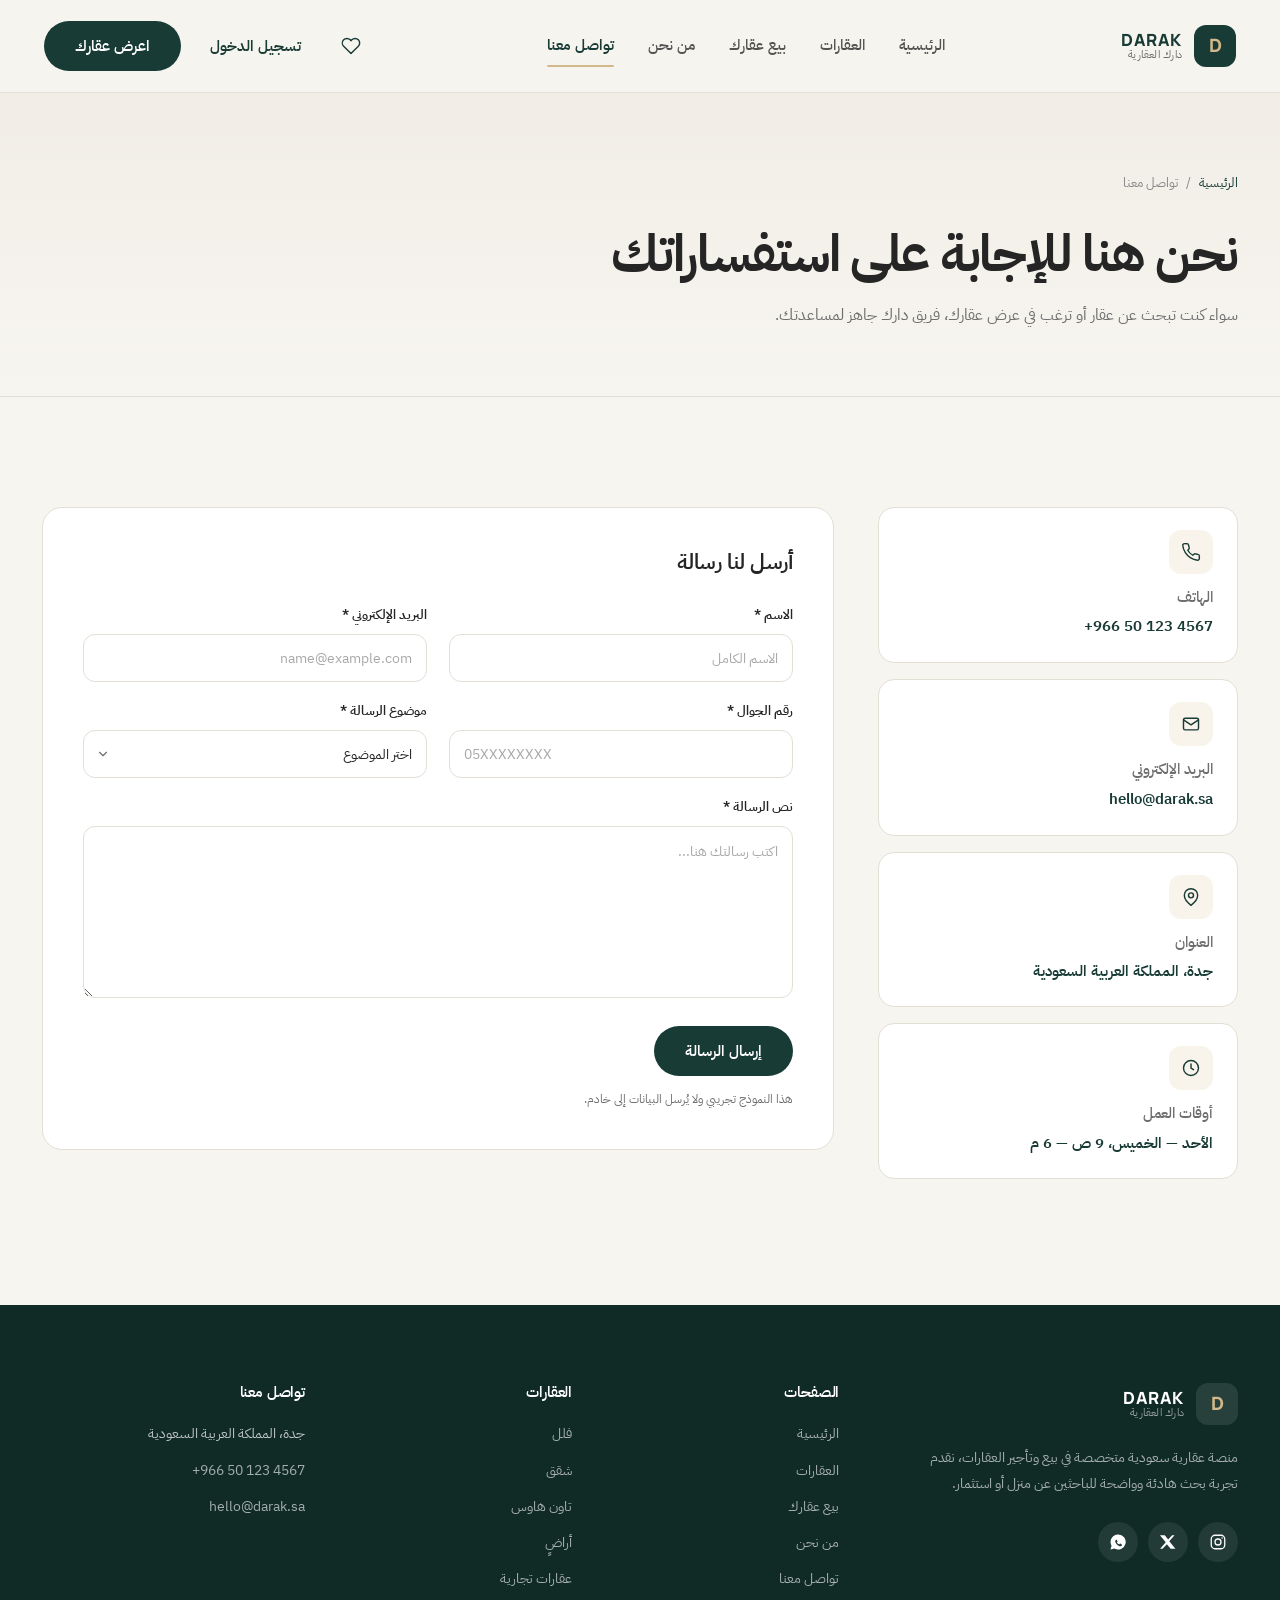
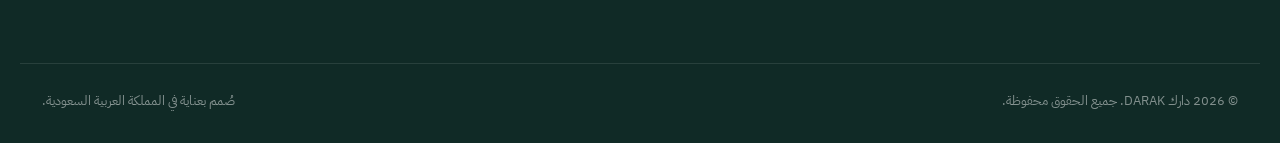
<file: contact.html>
<!DOCTYPE html>
<html lang="ar" dir="rtl">
<head>
<meta charset="UTF-8">
<meta name="viewport" content="width=device-width, initial-scale=1">
<meta name="theme-color" content="#183B35">
<title>تواصل معنا | دارك DARAK</title>
<meta name="description" content="تواصل مع فريق دارك العقارية للاستفسار عن العقارات أو عرض عقارك أو طلب المساعدة.">
<link rel="preconnect" href="https://fonts.googleapis.com">
<link rel="preconnect" href="https://fonts.gstatic.com" crossorigin>
<link href="https://fonts.googleapis.com/css2?family=IBM+Plex+Sans+Arabic:wght@300;400;500;600;700&family=Manrope:wght@400;500;600;700;800&display=swap" rel="stylesheet">
<link rel="stylesheet" href="styles.css">
<link rel="stylesheet" href="responsive.css">
<link rel="stylesheet" href="animations.css">
</head>
<body data-page="contact">
<a class="skip-link" href="#main">تخطي إلى المحتوى</a>
<header id="site-header" class="site-header"></header>

<main id="main">
  <section class="page-hero">
    <div class="container">
      <nav class="breadcrumbs" aria-label="مسار التنقل">
        <a href="index.html">الرئيسية</a><span>/</span><span aria-current="page">تواصل معنا</span>
      </nav>
      <h1 class="page-title">نحن هنا للإجابة على استفساراتك</h1>
      <p class="page-sub">سواء كنت تبحث عن عقار أو ترغب في عرض عقارك، فريق دارك جاهز لمساعدتك.</p>
    </div>
  </section>

  <section class="section">
    <div class="container contact-layout">

      <div class="contact-info">
        <div class="contact-card reveal">
          <div class="contact-ico"><svg viewBox="0 0 24 24" width="20" height="20" fill="none" stroke="currentColor" stroke-width="1.7" stroke-linecap="round" stroke-linejoin="round"><path d="M22 16.9v3a2 2 0 0 1-2.2 2 19.8 19.8 0 0 1-8.6-3.1 19.5 19.5 0 0 1-6-6A19.8 19.8 0 0 1 2.1 4.2 2 2 0 0 1 4.1 2h3a2 2 0 0 1 2 1.7c.1 1 .4 1.9.7 2.8a2 2 0 0 1-.5 2.1L8.1 9.9a16 16 0 0 0 6 6l1.3-1.2a2 2 0 0 1 2.1-.5c.9.3 1.8.6 2.8.7a2 2 0 0 1 1.7 2Z"/></svg></div>
          <h2>الهاتف</h2>
          <a href="tel:+966501234567" dir="ltr">+966 50 123 4567</a>
        </div>
        <div class="contact-card reveal" style="--d:1">
          <div class="contact-ico"><svg viewBox="0 0 24 24" width="20" height="20" fill="none" stroke="currentColor" stroke-width="1.7" stroke-linecap="round" stroke-linejoin="round"><rect x="3" y="5" width="18" height="14" rx="2"/><path d="m3 7 9 6 9-6"/></svg></div>
          <h2>البريد الإلكتروني</h2>
          <a href="mailto:hello@darak.sa" dir="ltr">hello@darak.sa</a>
        </div>
        <div class="contact-card reveal" style="--d:2">
          <div class="contact-ico"><svg viewBox="0 0 24 24" width="20" height="20" fill="none" stroke="currentColor" stroke-width="1.7" stroke-linecap="round" stroke-linejoin="round"><path d="M20 10c0 6-8 12-8 12s-8-6-8-12a8 8 0 1 1 16 0Z"/><circle cx="12" cy="10" r="3"/></svg></div>
          <h2>العنوان</h2>
          <p>جدة، المملكة العربية السعودية</p>
        </div>
        <div class="contact-card reveal" style="--d:3">
          <div class="contact-ico"><svg viewBox="0 0 24 24" width="20" height="20" fill="none" stroke="currentColor" stroke-width="1.7" stroke-linecap="round"><circle cx="12" cy="12" r="9"/><path d="M12 7v5l3 2"/></svg></div>
          <h2>أوقات العمل</h2>
          <p>الأحد — الخميس، 9 ص — 6 م</p>
        </div>
      </div>

      <div class="contact-form-wrap">
        <form id="contact-form" novalidate>
          <h2 class="form-title">أرسل لنا رسالة</h2>
          <div class="form-grid">
            <div class="form-group">
              <label class="form-label" for="c-name">الاسم *</label>
              <input class="form-control" id="c-name" name="name" type="text" autocomplete="name" placeholder="الاسم الكامل">
            </div>
            <div class="form-group">
              <label class="form-label" for="c-email">البريد الإلكتروني *</label>
              <input class="form-control" id="c-email" name="email" type="email" autocomplete="email" placeholder="name@example.com">
            </div>
            <div class="form-group">
              <label class="form-label" for="c-phone">رقم الجوال *</label>
              <input class="form-control" id="c-phone" name="phone" type="tel" inputmode="tel" placeholder="05XXXXXXXX">
            </div>
            <div class="form-group">
              <label class="form-label" for="c-subject">موضوع الرسالة *</label>
              <select class="form-control" id="c-subject" name="subject">
                <option value="">اختر الموضوع</option>
                <option>استفسار عن عقار</option>
                <option>عرض عقار للبيع أو الإيجار</option>
                <option>مشكلة تقنية</option>
                <option>أخرى</option>
              </select>
            </div>
            <div class="form-group form-group-full">
              <label class="form-label" for="c-message">نص الرسالة *</label>
              <textarea class="form-control" id="c-message" name="message" rows="6" placeholder="اكتب رسالتك هنا..."></textarea>
            </div>
          </div>
          <button class="btn btn-primary" type="submit">إرسال الرسالة</button>
          <p class="form-note">هذا النموذج تجريبي ولا يُرسل البيانات إلى خادم.</p>
        </form>

        <div class="form-success" id="contact-success" hidden>
          <div class="success-icon">
            <svg viewBox="0 0 24 24" width="30" height="30" fill="none" stroke="currentColor" stroke-width="2" stroke-linecap="round" stroke-linejoin="round"><path d="m5 12 5 5L20 7"/></svg>
          </div>
          <h2>تم إرسال رسالتك</h2>
          <p>شكراً لتواصلك مع دارك، سنعود إليك في أقرب وقت ممكن.</p>
          <button class="btn btn-outline" type="button" id="contact-again">إرسال رسالة أخرى</button>
        </div>
      </div>

    </div>
  </section>
</main>

<footer id="site-footer" class="site-footer"></footer>

<script src="main.js" defer></script>
<script src="data.js" defer></script>
<script src="favorites.js" defer></script>
<script src="navigation.js" defer></script>
<script src="contact.js" defer></script>
</body>
</html>
</file>
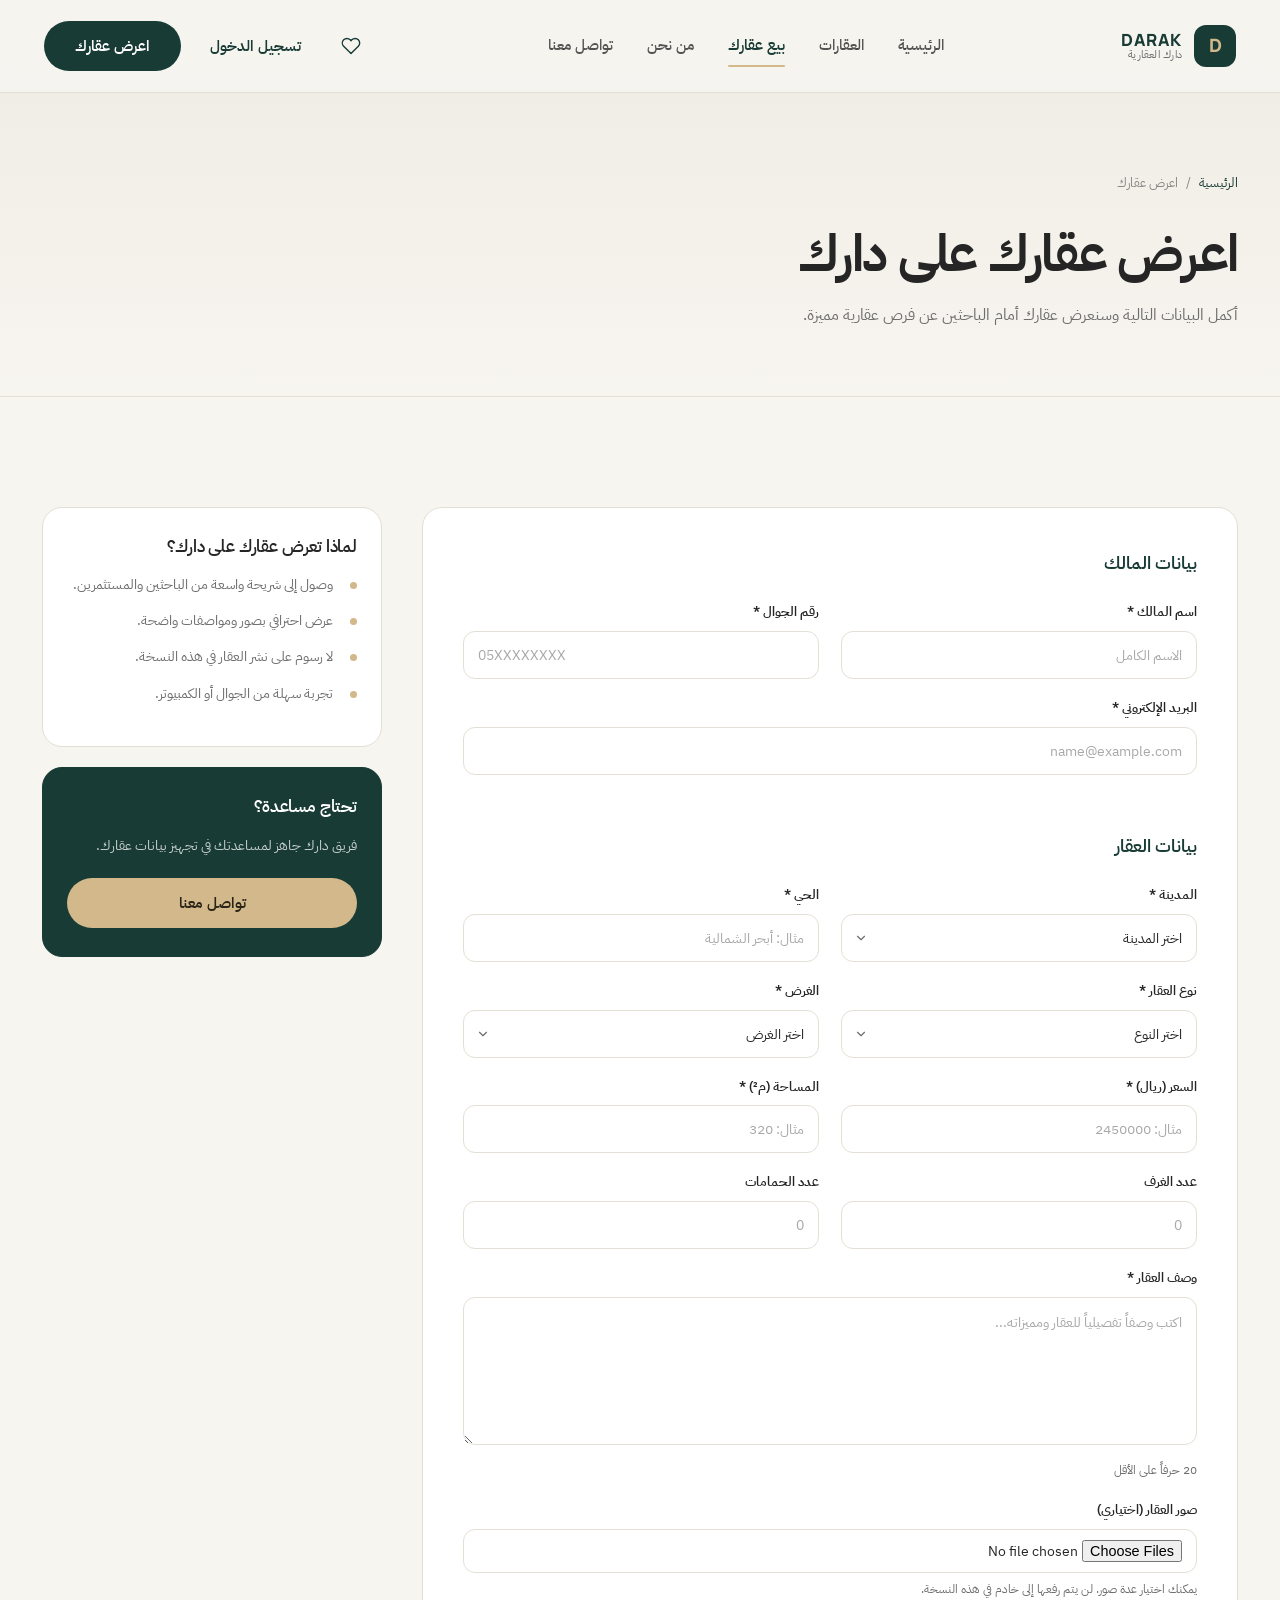
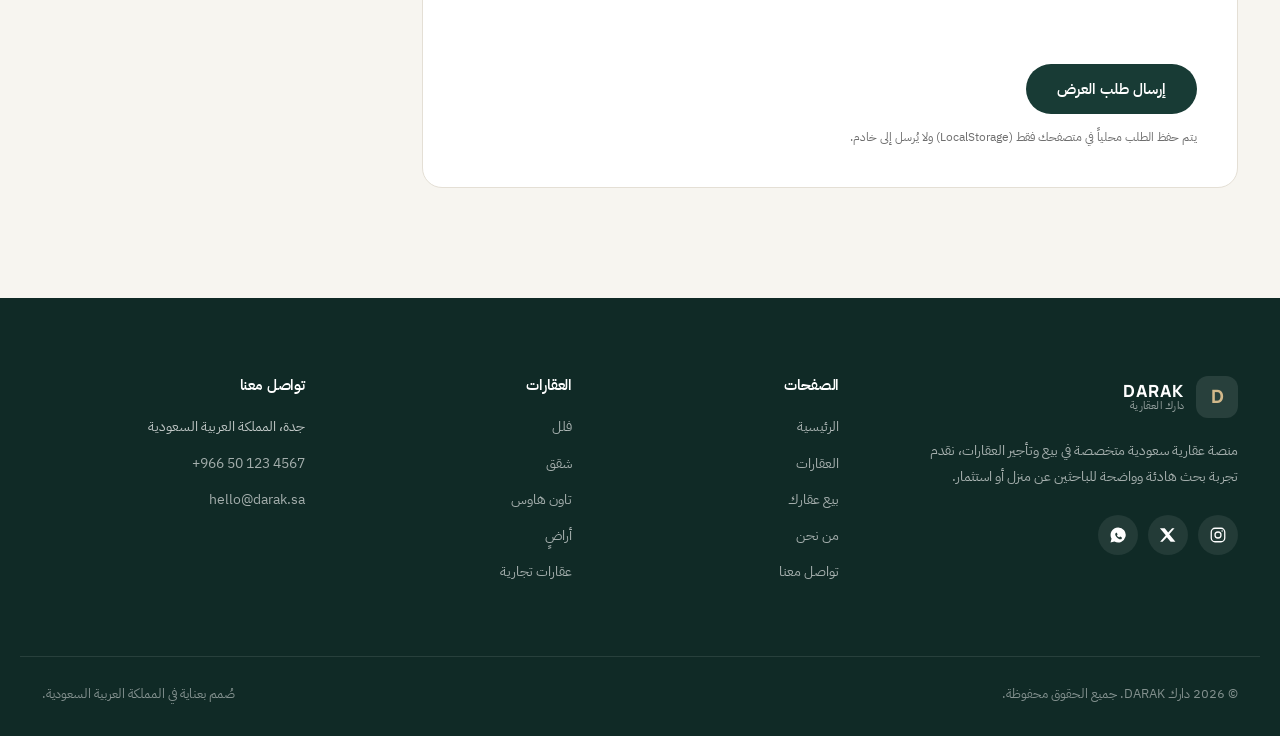
<file: sell-property.html>
<!DOCTYPE html>
<html lang="ar" dir="rtl">
<head>
<meta charset="UTF-8">
<meta name="viewport" content="width=device-width, initial-scale=1">
<meta name="theme-color" content="#183B35">
<title>اعرض عقارك | دارك DARAK</title>
<meta name="description" content="اعرض عقارك للبيع أو الإيجار على منصة دارك العقارية واوصل إلى المشتري أو المستأجر المناسب.">
<link rel="preconnect" href="https://fonts.googleapis.com">
<link rel="preconnect" href="https://fonts.gstatic.com" crossorigin>
<link href="https://fonts.googleapis.com/css2?family=IBM+Plex+Sans+Arabic:wght@300;400;500;600;700&family=Manrope:wght@400;500;600;700;800&display=swap" rel="stylesheet">
<link rel="stylesheet" href="styles.css">
<link rel="stylesheet" href="responsive.css">
<link rel="stylesheet" href="animations.css">
</head>
<body data-page="sell">
<a class="skip-link" href="#main">تخطي إلى المحتوى</a>
<header id="site-header" class="site-header"></header>

<main id="main">
  <section class="page-hero">
    <div class="container">
      <nav class="breadcrumbs" aria-label="مسار التنقل">
        <a href="index.html">الرئيسية</a><span>/</span><span aria-current="page">اعرض عقارك</span>
      </nav>
      <h1 class="page-title">اعرض عقارك على دارك</h1>
      <p class="page-sub">أكمل البيانات التالية وسنعرض عقارك أمام الباحثين عن فرص عقارية مميزة.</p>
    </div>
  </section>

  <section class="section">
    <div class="container sell-layout">
      <div class="sell-form-wrap">
        <form id="sell-form" novalidate>

          <fieldset class="form-section">
            <legend>بيانات المالك</legend>
            <div class="form-grid">
              <div class="form-group">
                <label class="form-label" for="o-name">اسم المالك *</label>
                <input class="form-control" id="o-name" name="ownerName" type="text" autocomplete="name" placeholder="الاسم الكامل">
              </div>
              <div class="form-group">
                <label class="form-label" for="o-phone">رقم الجوال *</label>
                <input class="form-control" id="o-phone" name="phone" type="tel" inputmode="tel" placeholder="05XXXXXXXX">
              </div>
              <div class="form-group form-group-full">
                <label class="form-label" for="o-email">البريد الإلكتروني *</label>
                <input class="form-control" id="o-email" name="email" type="email" autocomplete="email" placeholder="name@example.com">
              </div>
            </div>
          </fieldset>

          <fieldset class="form-section">
            <legend>بيانات العقار</legend>
            <div class="form-grid">
              <div class="form-group">
                <label class="form-label" for="o-city">المدينة *</label>
                <select class="form-control" id="o-city" name="city">
                  <option value="">اختر المدينة</option>
                  <option>جدة</option><option>الرياض</option><option>مكة المكرمة</option>
                  <option>المدينة المنورة</option><option>الدمام</option><option>الخبر</option>
                </select>
              </div>
              <div class="form-group">
                <label class="form-label" for="o-district">الحي *</label>
                <input class="form-control" id="o-district" name="district" type="text" placeholder="مثال: أبحر الشمالية">
              </div>
              <div class="form-group">
                <label class="form-label" for="o-type">نوع العقار *</label>
                <select class="form-control" id="o-type" name="type">
                  <option value="">اختر النوع</option>
                  <option value="villa">فيلا</option><option value="apartment">شقة</option>
                  <option value="townhouse">تاون هاوس</option><option value="land">أرض</option>
                  <option value="commercial">عقار تجاري</option>
                </select>
              </div>
              <div class="form-group">
                <label class="form-label" for="o-purpose">الغرض *</label>
                <select class="form-control" id="o-purpose" name="purpose">
                  <option value="">اختر الغرض</option>
                  <option value="sale">بيع</option><option value="rent">إيجار</option>
                </select>
              </div>
              <div class="form-group">
                <label class="form-label" for="o-price">السعر (ريال) *</label>
                <input class="form-control" id="o-price" name="price" type="number" min="0" step="1000" placeholder="مثال: 2450000">
              </div>
              <div class="form-group">
                <label class="form-label" for="o-area">المساحة (م²) *</label>
                <input class="form-control" id="o-area" name="area" type="number" min="0" step="1" placeholder="مثال: 320">
              </div>
              <div class="form-group">
                <label class="form-label" for="o-beds">عدد الغرف</label>
                <input class="form-control" id="o-beds" name="beds" type="number" min="0" step="1" placeholder="0">
              </div>
              <div class="form-group">
                <label class="form-label" for="o-baths">عدد الحمامات</label>
                <input class="form-control" id="o-baths" name="baths" type="number" min="0" step="1" placeholder="0">
              </div>
              <div class="form-group form-group-full">
                <label class="form-label" for="o-desc">وصف العقار *</label>
                <textarea class="form-control" id="o-desc" name="description" rows="5" placeholder="اكتب وصفاً تفصيلياً للعقار ومميزاته..."></textarea>
                <span class="field-hint">20 حرفاً على الأقل</span>
              </div>
              <div class="form-group form-group-full">
                <label class="form-label" for="o-images">صور العقار (اختياري)</label>
                <input class="form-control file-input" id="o-images" name="images" type="file" accept="image/*" multiple>
                <span class="field-hint" id="images-hint">يمكنك اختيار عدة صور. لن يتم رفعها إلى خادم في هذه النسخة.</span>
              </div>
            </div>
          </fieldset>

          <div class="form-submit">
            <button class="btn btn-primary" type="submit">إرسال طلب العرض</button>
            <p class="form-note">يتم حفظ الطلب محلياً في متصفحك فقط (LocalStorage) ولا يُرسل إلى خادم.</p>
          </div>
        </form>

        <div class="form-success" id="sell-success" hidden>
          <div class="success-icon">
            <svg viewBox="0 0 24 24" width="30" height="30" fill="none" stroke="currentColor" stroke-width="2" stroke-linecap="round" stroke-linejoin="round"><path d="m5 12 5 5L20 7"/></svg>
          </div>
          <h2>تم إرسال طلبك بنجاح</h2>
          <p>شكراً لك، تم حفظ بيانات عقارك محلياً. سيتواصل معك فريق دارك قريباً.</p>
          <div class="success-actions">
            <a class="btn btn-primary" href="properties.html">تصفح العقارات</a>
            <button class="btn btn-outline" type="button" id="sell-again">إضافة عقار آخر</button>
          </div>
        </div>
      </div>

      <aside class="sell-side">
        <div class="sell-side-card">
          <h2>لماذا تعرض عقارك على دارك؟</h2>
          <ul class="check-list">
            <li>وصول إلى شريحة واسعة من الباحثين والمستثمرين.</li>
            <li>عرض احترافي بصور ومواصفات واضحة.</li>
            <li>لا رسوم على نشر العقار في هذه النسخة.</li>
            <li>تجربة سهلة من الجوال أو الكمبيوتر.</li>
          </ul>
        </div>
        <div class="sell-side-card sell-side-dark">
          <h2>تحتاج مساعدة؟</h2>
          <p>فريق دارك جاهز لمساعدتك في تجهيز بيانات عقارك.</p>
          <a class="btn btn-gold btn-block" href="contact.html">تواصل معنا</a>
        </div>
      </aside>
    </div>
  </section>
</main>

<footer id="site-footer" class="site-footer"></footer>

<script src="main.js" defer></script>
<script src="data.js" defer></script>
<script src="favorites.js" defer></script>
<script src="navigation.js" defer></script>
<script src="sell-property.js" defer></script>
</body>
</html>
</file>
<file: styles.css>
/* ============================================================
   DARAK — الأنماط الأساسية
   ============================================================ */

/* ---------- 1. المتغيرات ---------- */
:root {
  --primary: #183B35;
  --primary-600: #1F4A43;
  --primary-700: #102A26;
  --secondary: #D2B88A;
  --secondary-soft: #E8DCC4;
  --secondary-ink: #9A7C48;
  --bg: #F7F5F0;
  --white: #FFFFFF;
  --text: #252525;
  --muted: #6E6E6E;
  --line: #E4DFD5;

  --radius-lg: 20px;
  --radius: 14px;
  --radius-sm: 10px;

  --shadow-sm: 0 1px 2px rgba(24, 59, 53, .05);
  --shadow: 0 10px 30px -12px rgba(24, 59, 53, .18);
  --shadow-lg: 0 30px 60px -30px rgba(24, 59, 53, .35);

  --container: 1240px;
  --font-ar: 'IBM Plex Sans Arabic', system-ui, -apple-system, sans-serif;
  --font-en: 'Manrope', system-ui, sans-serif;
  --ease: cubic-bezier(.22, .61, .36, 1);
}

/* ---------- 2. إعادة الضبط ---------- */
*, *::before, *::after { box-sizing: border-box; }

html {
  -webkit-text-size-adjust: 100%;
  scroll-behavior: smooth;
  scroll-padding-top: 100px;
}

body {
  margin: 0;
  font-family: var(--font-ar);
  font-size: 16px;
  line-height: 1.7;
  color: var(--text);
  background: var(--bg);
  -webkit-font-smoothing: antialiased;
  -moz-osx-font-smoothing: grayscale;
  overflow-x: hidden;
}

body.no-scroll { overflow: hidden; }

img { max-width: 100%; display: block; }
a { color: inherit; text-decoration: none; }
button { font-family: inherit; cursor: pointer; border: 0; background: none; color: inherit; }
ul { list-style: none; margin: 0; padding: 0; }
p { margin: 0; }

h1, h2, h3, h4 {
  margin: 0;
  font-weight: 600;
  line-height: 1.28;
  letter-spacing: -.01em;
}

input, select, textarea { font-family: inherit; font-size: 1rem; }

:focus-visible {
  outline: 2px solid var(--secondary);
  outline-offset: 3px;
  border-radius: 4px;
}

::selection { background: var(--secondary); color: var(--primary-700); }

.visually-hidden {
  position: absolute !important;
  width: 1px; height: 1px;
  padding: 0; margin: -1px;
  overflow: hidden; clip: rect(0 0 0 0);
  white-space: nowrap; border: 0;
}

.skip-link {
  position: absolute;
  top: -60px;
  inset-inline-start: 16px;
  z-index: 3000;
  background: var(--primary);
  color: #fff;
  padding: 12px 20px;
  border-radius: 0 0 10px 10px;
  transition: top .3s var(--ease);
}
.skip-link:focus { top: 0; }

/* ---------- 3. الحاوية والأقسام ---------- */
.container {
  width: 100%;
  max-width: var(--container);
  margin-inline: auto;
  padding-inline: 24px;
}

.section { padding: 110px 0; }
.section-tint { background: var(--white); }
.section-dark { background: var(--primary); color: #fff; }

.section-head {
  display: flex;
  align-items: flex-end;
  justify-content: space-between;
  gap: 32px;
  margin-bottom: 56px;
  flex-wrap: wrap;
}

.section-title {
  font-size: clamp(1.9rem, 3.4vw, 2.8rem);
  font-weight: 600;
}

.section-sub {
  color: var(--muted);
  margin-top: 14px;
  max-width: 580px;
  font-size: .98rem;
}

.eyebrow {
  display: inline-flex;
  align-items: center;
  gap: 10px;
  font-size: .76rem;
  font-weight: 600;
  letter-spacing: .14em;
  color: var(--secondary-ink);
  text-transform: uppercase;
  margin-bottom: 16px;
}
.eyebrow::before {
  content: "";
  width: 26px;
  height: 1px;
  background: var(--secondary-ink);
}
.eyebrow-light { color: var(--secondary); }
.eyebrow-light::before { background: var(--secondary); }

.link-arrow {
  display: inline-flex;
  align-items: center;
  gap: 8px;
  font-weight: 600;
  color: var(--primary);
  font-size: .94rem;
  transition: gap .3s var(--ease);
}
.link-arrow svg { width: 18px; height: 18px; transition: transform .3s var(--ease); }
.link-arrow:hover svg { transform: translateX(-5px); }

/* ---------- 4. الأزرار ---------- */
.btn {
  display: inline-flex;
  align-items: center;
  justify-content: center;
  gap: 9px;
  padding: 15px 30px;
  border-radius: 999px;
  font-weight: 600;
  font-size: .94rem;
  border: 1px solid transparent;
  transition: background .3s var(--ease), color .3s var(--ease),
              transform .3s var(--ease), box-shadow .3s var(--ease),
              border-color .3s var(--ease);
  white-space: nowrap;
  line-height: 1.2;
}
.btn svg { flex: none; }

.btn-primary { background: var(--primary); color: #fff; }
.btn-primary:hover {
  background: var(--primary-600);
  transform: translateY(-2px);
  box-shadow: 0 14px 30px -14px rgba(24, 59, 53, .65);
}

.btn-gold { background: var(--secondary); color: #2A2418; }
.btn-gold:hover {
  background: #E0C99C;
  transform: translateY(-2px);
  box-shadow: 0 14px 30px -16px rgba(210, 184, 138, .8);
}

.btn-light {
  background: rgba(255, 255, 255, .12);
  color: #fff;
  border-color: rgba(255, 255, 255, .38);
  backdrop-filter: blur(6px);
}
.btn-light:hover { background: #fff; color: var(--primary); }

.btn-outline {
  border-color: rgba(24, 59, 53, .2);
  color: var(--primary);
  background: transparent;
}
.btn-outline:hover {
  background: var(--primary);
  color: #fff;
  border-color: var(--primary);
}

.btn-ghost { color: var(--primary); padding: 12px 18px; }
.btn-ghost:hover { background: rgba(24, 59, 53, .06); }

.btn-block { width: 100%; }

/* ---------- 5. الهيدر ---------- */
.site-header {
  position: fixed;
  top: 0;
  inset-inline: 0;
  z-index: 900;
  transition: background .4s var(--ease), box-shadow .4s var(--ease),
              border-color .4s var(--ease), backdrop-filter .4s var(--ease);
  border-bottom: 1px solid transparent;
}

.site-header .header-inner {
  max-width: var(--container);
  margin-inline: auto;
  padding-inline: 24px;
  height: 92px;
  display: flex;
  align-items: center;
  gap: 28px;
}

.site-header.is-solid {
  background: rgba(247, 245, 240, .93);
  backdrop-filter: blur(16px);
  border-bottom-color: var(--line);
}
.site-header.is-transparent { background: transparent; }

/* الشعار */
.brand { display: inline-flex; align-items: center; gap: 12px; flex: none; }

.brand-mark {
  width: 42px;
  height: 42px;
  border-radius: 12px;
  background: var(--primary);
  color: var(--secondary);
  display: grid;
  place-items: center;
  font-family: var(--font-en);
  font-weight: 800;
  font-size: 1.15rem;
  letter-spacing: -.02em;
  flex: none;
  transition: background .3s var(--ease), color .3s var(--ease);
}

.brand-text { display: flex; flex-direction: column; line-height: 1.1; }
.brand-text strong {
  font-family: var(--font-en);
  font-size: 1.05rem;
  font-weight: 800;
  letter-spacing: .06em;
  color: var(--primary);
  transition: color .3s var(--ease);
}
.brand-text small {
  font-size: .68rem;
  color: var(--muted);
  letter-spacing: .02em;
  transition: color .3s var(--ease);
}

/* القائمة */
.main-nav { flex: 1; display: flex; justify-content: center; }
.nav-list { display: flex; align-items: center; gap: 6px; }

.nav-link {
  position: relative;
  display: inline-block;
  padding: 10px 14px;
  font-size: .93rem;
  font-weight: 500;
  color: rgba(37, 37, 37, .78);
  border-radius: 999px;
  transition: color .3s var(--ease), background .3s var(--ease);
}
.nav-link:hover { color: var(--primary); }
.nav-link.is-active { color: var(--primary); font-weight: 600; }
.nav-link.is-active::after {
  content: "";
  position: absolute;
  bottom: 2px;
  inset-inline: 14px;
  height: 2px;
  border-radius: 2px;
  background: var(--secondary);
}

.mobile-only { display: none; }

/* الأزرار الجانبية */
.header-actions { display: flex; align-items: center; gap: 10px; flex: none; }

.icon-btn {
  position: relative;
  width: 42px;
  height: 42px;
  border-radius: 50%;
  display: grid;
  place-items: center;
  color: var(--primary);
  transition: background .3s var(--ease);
}
.icon-btn:hover { background: rgba(24, 59, 53, .07); }

.fav-count {
  position: absolute;
  top: 3px;
  inset-inline-end: 2px;
  min-width: 18px;
  height: 18px;
  padding: 0 4px;
  border-radius: 999px;
  background: var(--secondary);
  color: #2A2418;
  font-size: .66rem;
  font-weight: 700;
  font-family: var(--font-en);
  display: grid;
  place-items: center;
  opacity: 0;
  transform: scale(.6);
  transition: opacity .25s var(--ease), transform .25s var(--ease);
}
.fav-count.is-visible { opacity: 1; transform: scale(1); }

/* زر القائمة الجوال */
.menu-toggle {
  display: none;
  width: 44px;
  height: 44px;
  border-radius: 12px;
  padding: 12px 10px;
  flex-direction: column;
  justify-content: space-between;
  align-items: stretch;
}
.menu-toggle span {
  display: block;
  height: 2px;
  border-radius: 2px;
  background: var(--primary);
  transition: transform .3s var(--ease), opacity .3s var(--ease);
}
.site-header.is-transparent .menu-toggle span { background: #fff; }
.menu-toggle.is-open span:nth-child(1) { transform: translateY(7px) rotate(45deg); }
.menu-toggle.is-open span:nth-child(2) { opacity: 0; }
.menu-toggle.is-open span:nth-child(3) { transform: translateY(-7px) rotate(-45deg); }

/* حالة الهيدر الشفاف على الصفحة الرئيسية */
.site-header.is-transparent .brand-text strong { color: #fff; }
.site-header.is-transparent .brand-text small { color: rgba(255, 255, 255, .65); }
.site-header.is-transparent .brand-mark { background: rgba(255, 255, 255, .14); color: #fff; }
.site-header.is-transparent .nav-link { color: rgba(255, 255, 255, .82); }
.site-header.is-transparent .nav-link:hover,
.site-header.is-transparent .nav-link.is-active { color: #fff; }
.site-header.is-transparent .icon-btn { color: #fff; }
.site-header.is-transparent .icon-btn:hover { background: rgba(255, 255, 255, .14); }
.site-header.is-transparent .login-btn { color: #fff; }
.site-header.is-transparent .login-btn:hover { background: rgba(255, 255, 255, .12); }
.site-header.is-transparent .header-cta { background: #fff; color: var(--primary); }

/* ---------- 6. Hero ---------- */
.hero {
  position: relative;
  min-height: 90vh;
  display: flex;
  align-items: center;
  padding: 190px 0 170px;
  overflow: hidden;
}

.hero-media { position: absolute; inset: 0; }
.hero-media img { width: 100%; height: 100%; object-fit: cover; }

.hero-scrim {
  position: absolute;
  inset: 0;
  background: linear-gradient(180deg, rgba(16, 42, 38, .8) 0%, rgba(16, 42, 38, .52) 45%, rgba(16, 42, 38, .88) 100%);
}

.hero-content { position: relative; z-index: 2; color: #fff; max-width: 860px; }

.hero-title {
  font-size: clamp(2.2rem, 5.2vw, 4.1rem);
  font-weight: 700;
  line-height: 1.16;
  margin-bottom: 24px;
  letter-spacing: -.025em;
}
.hero-title span { color: var(--secondary); }

.hero-desc {
  font-size: clamp(1rem, 1.3vw, 1.14rem);
  color: rgba(255, 255, 255, .84);
  max-width: 560px;
  margin-bottom: 38px;
}

.hero-actions { display: flex; gap: 14px; flex-wrap: wrap; }

/* ---------- 7. البحث الذكي ---------- */
.search-holder {
  position: relative;
  z-index: 20;
  margin-top: -72px;
}

.smart-search {
  background: var(--white);
  border-radius: 22px;
  box-shadow: var(--shadow-lg);
  border: 1px solid rgba(24, 59, 53, .06);
  padding: 10px;
  display: grid;
  grid-template-columns: repeat(5, minmax(0, 1fr)) auto;
  align-items: stretch;
  gap: 4px;
}

.search-field {
  display: flex;
  flex-direction: column;
  gap: 2px;
  padding: 10px 18px;
  border-inline-end: 1px solid var(--line);
  min-width: 0;
}
.search-field:last-of-type { border-inline-end: 0; }

.search-field label {
  font-size: .71rem;
  font-weight: 600;
  color: var(--muted);
  letter-spacing: .04em;
}

.search-field select,
.search-field input {
  border: 0;
  background: transparent;
  font-family: inherit;
  font-size: .94rem;
  font-weight: 600;
  color: var(--text);
  padding: 2px 0;
  width: 100%;
  outline: none;
  appearance: none;
}

.search-field select {
  background-image: url("data:image/svg+xml,%3Csvg xmlns='http://www.w3.org/2000/svg' width='16' height='16' viewBox='0 0 24 24' fill='none' stroke='%236E6E6E' stroke-width='2' stroke-linecap='round' stroke-linejoin='round'%3E%3Cpath d='m6 9 6 6 6-6'/%3E%3C/svg%3E");
  background-repeat: no-repeat;
  background-position: left center;
  background-size: 14px;
  padding-inline-end: 22px;
}

.search-submit {
  border-radius: 16px;
  padding: 0 30px;
  background: var(--primary);
  color: #fff;
  font-weight: 600;
  font-size: .94rem;
  display: flex;
  align-items: center;
  justify-content: center;
  gap: 8px;
  transition: background .3s var(--ease);
}
.search-submit:hover { background: var(--primary-600); }

/* ---------- 8. بطاقة العقار ---------- */
.property-grid {
  display: grid;
  grid-template-columns: repeat(auto-fill, minmax(300px, 1fr));
  gap: 28px;
}

.property-card {
  position: relative;
  background: var(--white);
  border: 1px solid var(--line);
  border-radius: var(--radius-lg);
  overflow: hidden;
  transition: transform .45s var(--ease), box-shadow .45s var(--ease), border-color .45s var(--ease);
}
.property-card:hover {
  transform: translateY(-6px);
  box-shadow: var(--shadow-lg);
  border-color: transparent;
}

.property-media {
  position: relative;
  display: block;
  aspect-ratio: 4 / 3;
  overflow: hidden;
  background: var(--line);
}
.property-media img {
  width: 100%;
  height: 100%;
  object-fit: cover;
  transition: transform .85s var(--ease);
}
.property-card:hover .property-media img { transform: scale(1.06); }

.badge {
  position: absolute;
  top: 16px;
  inset-inline-start: 16px;
  padding: 7px 14px;
  border-radius: 999px;
  font-size: .74rem;
  font-weight: 600;
  backdrop-filter: blur(6px);
  z-index: 2;
}
.badge-sale { background: rgba(24, 59, 53, .93); color: #fff; }
.badge-rent { background: rgba(210, 184, 138, .96); color: #2A2418; }

.fav-btn {
  position: absolute;
  top: 14px;
  inset-inline-end: 14px;
  width: 42px;
  height: 42px;
  border-radius: 50%;
  background: rgba(255, 255, 255, .93);
  display: grid;
  place-items: center;
  color: var(--primary);
  z-index: 3;
  transition: transform .3s var(--ease), background .3s var(--ease), color .3s var(--ease);
}
.fav-btn svg { width: 19px; height: 19px; transition: fill .25s var(--ease); }
.fav-btn:hover { background: #fff; transform: scale(1.08); }
.fav-btn.is-active { color: #C0553F; }
.fav-btn.is-active svg { fill: currentColor; }

.property-body {
  padding: 22px 24px 24px;
  display: flex;
  flex-direction: column;
  gap: 14px;
}

.property-title { font-size: 1.1rem; font-weight: 600; }
.property-title a:hover { color: var(--primary-600); }

.property-loc {
  display: flex;
  align-items: center;
  gap: 6px;
  color: var(--muted);
  font-size: .86rem;
  margin-top: 6px;
}
.property-loc svg { width: 15px; height: 15px; flex: none; color: var(--secondary-ink); }

.property-price {
  font-family: var(--font-en);
  font-size: 1.26rem;
  font-weight: 700;
  color: var(--primary);
  letter-spacing: -.02em;
}

.property-meta {
  display: flex;
  flex-wrap: wrap;
  gap: 16px;
  padding-top: 14px;
  border-top: 1px solid var(--line);
  color: var(--muted);
  font-size: .84rem;
}
.property-meta li { display: flex; align-items: center; gap: 6px; }
.property-meta svg { width: 16px; height: 16px; color: var(--primary); opacity: .68; }

/* ---------- 9. التصنيفات ---------- */
.category-grid {
  display: grid;
  grid-template-columns: repeat(6, 1fr);
  gap: 18px;
}

.category-card {
  position: relative;
  display: block;
  border-radius: 18px;
  overflow: hidden;
  aspect-ratio: 3 / 4;
  background: var(--line);
}
.category-card:first-child { grid-column: span 2; aspect-ratio: auto; }
.category-card img { width: 100%; height: 100%; object-fit: cover; transition: transform .85s var(--ease); }
.category-card:hover img { transform: scale(1.07); }

.category-overlay {
  position: absolute;
  inset: 0;
  background: linear-gradient(180deg, rgba(16, 42, 38, 0) 32%, rgba(16, 42, 38, .9) 100%);
}

.category-info {
  position: absolute;
  inset-inline: 20px;
  bottom: 20px;
  color: #fff;
  display: flex;
  flex-direction: column;
  gap: 2px;
}
.category-name { font-size: 1.08rem; font-weight: 600; }
.category-count { font-size: .78rem; color: rgba(255, 255, 255, .72); }

/* ---------- 10. المميزات ---------- */
.feature-grid {
  display: grid;
  grid-template-columns: repeat(4, 1fr);
  gap: 24px;
}

.feature-card {
  background: var(--white);
  border: 1px solid var(--line);
  border-radius: 18px;
  padding: 34px 26px;
  transition: border-color .4s var(--ease), transform .4s var(--ease), box-shadow .4s var(--ease);
}
.feature-card:hover {
  border-color: var(--secondary);
  transform: translateY(-4px);
  box-shadow: var(--shadow-sm);
}

.feature-icon {
  width: 52px;
  height: 52px;
  border-radius: 14px;
  background: rgba(210, 184, 138, .16);
  color: var(--primary);
  display: grid;
  place-items: center;
  margin-bottom: 20px;
}
.feature-icon svg { width: 24px; height: 24px; }

.feature-card h3 { font-size: 1.04rem; margin-bottom: 8px; }
.feature-card p { color: var(--muted); font-size: .89rem; }

/* ---------- 11. الخطوات ---------- */
.steps { display: grid; grid-template-columns: repeat(4, 1fr); gap: 28px; }

.step-num {
  display: block;
  font-family: var(--font-en);
  font-size: 3rem;
  font-weight: 800;
  line-height: 1;
  color: transparent;
  -webkit-text-stroke: 1px var(--secondary);
  margin-bottom: 16px;
}
.step h3 { font-size: 1.04rem; margin-bottom: 8px; }
.step p { color: var(--muted); font-size: .89rem; }

/* ---------- 12. دعوة البيع ---------- */
.cta-sell {
  background: var(--primary);
  border-radius: 28px;
  overflow: hidden;
  display: grid;
  grid-template-columns: 1.1fr .9fr;
  align-items: stretch;
}

.cta-body { padding: 68px 56px; color: #fff; }
.cta-body h2 {
  font-size: clamp(1.7rem, 3vw, 2.45rem);
  margin-bottom: 16px;
  line-height: 1.26;
}
.cta-body p { color: rgba(255, 255, 255, .76); margin-bottom: 32px; max-width: 440px; }

.cta-media { min-height: 340px; }
.cta-media img { width: 100%; height: 100%; object-fit: cover; }

/* ---------- 13. النشرة ---------- */
.newsletter { text-align: center; max-width: 640px; margin-inline: auto; }
.newsletter .eyebrow { justify-content: center; }
.newsletter .section-sub { margin-inline: auto; }

.newsletter-form {
  display: flex;
  gap: 8px;
  margin-top: 34px;
  background: var(--white);
  border: 1px solid var(--line);
  padding: 8px;
  border-radius: 999px;
  transition: border-color .3s var(--ease);
}
.newsletter-form:focus-within { border-color: var(--secondary); }
.newsletter-form input {
  flex: 1;
  border: 0;
  background: transparent;
  padding: 12px 22px;
  font-family: inherit;
  font-size: .94rem;
  outline: none;
  min-width: 0;
}

/* ---------- 14. الفوتر ---------- */
.site-footer {
  background: var(--primary-700);
  color: rgba(255, 255, 255, .72);
  padding: 78px 0 0;
  margin-top: 0;
}

.footer-grid {
  display: grid;
  grid-template-columns: 1.6fr 1fr 1fr 1.2fr;
  gap: 48px;
  padding-bottom: 60px;
}

.footer-brand .brand-mark { background: rgba(255, 255, 255, .1); color: var(--secondary); }
.footer-brand .brand-text strong { color: #fff; }
.footer-brand .brand-text small { color: rgba(255, 255, 255, .55); }

.footer-desc {
  margin-top: 20px;
  font-size: .89rem;
  line-height: 1.85;
  color: rgba(255, 255, 255, .62);
  max-width: 320px;
}

.social-row { display: flex; gap: 10px; margin-top: 24px; }
.social-row a {
  width: 40px;
  height: 40px;
  border-radius: 50%;
  display: grid;
  place-items: center;
  background: rgba(255, 255, 255, .08);
  color: #fff;
  transition: background .3s var(--ease), transform .3s var(--ease);
}
.social-row a:hover { background: var(--secondary); color: var(--primary-700); transform: translateY(-2px); }

.footer-title {
  font-size: .95rem;
  font-weight: 600;
  color: #fff;
  margin-bottom: 20px;
}

.footer-links li, .footer-contact li { margin-bottom: 12px; font-size: .89rem; }
.footer-links a, .footer-contact a {
  color: rgba(255, 255, 255, .62);
  transition: color .25s var(--ease);
}
.footer-links a:hover, .footer-contact a:hover { color: var(--secondary); }

.footer-bottom {
  border-top: 1px solid rgba(255, 255, 255, .1);
  padding-block: 26px 30px;
  display: flex;
  justify-content: space-between;
  align-items: center;
  gap: 16px;
  flex-wrap: wrap;
  font-size: .82rem;
  color: rgba(255, 255, 255, .48);
}

/* ---------- 15. رأس الصفحات الداخلية ---------- */
.page-hero {
  padding: 172px 0 66px;
  background: linear-gradient(180deg, #EFEBE3 0%, var(--bg) 100%);
  border-bottom: 1px solid var(--line);
}
.page-hero-lg { padding-bottom: 82px; }

.page-title {
  font-size: clamp(2rem, 4.2vw, 3.2rem);
  font-weight: 700;
  letter-spacing: -.025em;
  margin-bottom: 16px;
  max-width: 800px;
}

.page-sub { color: var(--muted); max-width: 620px; font-size: 1rem; }

.breadcrumbs {
  display: flex;
  align-items: center;
  flex-wrap: wrap;
  gap: 8px;
  font-size: .84rem;
  color: var(--muted);
  margin-bottom: 26px;
}
.breadcrumbs a { color: var(--primary); transition: color .25s var(--ease); }
.breadcrumbs a:hover { color: var(--secondary-ink); }
.breadcrumbs span { color: var(--muted); opacity: .8; }

/* ---------- 16. صفحة العقارات ---------- */
.properties-section { padding-top: 56px; }

.properties-layout {
  display: grid;
  grid-template-columns: 300px 1fr;
  gap: 40px;
  align-items: start;
}

.filters-panel {
  background: var(--white);
  border: 1px solid var(--line);
  border-radius: var(--radius-lg);
  padding: 26px 24px;
  position: sticky;
  top: 108px;
}

.filters-head {
  display: flex;
  align-items: center;
  justify-content: space-between;
  margin-bottom: 20px;
  padding-bottom: 16px;
  border-bottom: 1px solid var(--line);
}
.filters-head h2 { font-size: 1.05rem; }
.filters-close { display: none; color: var(--muted); padding: 4px; }

.filter-group { margin-bottom: 20px; }

.filter-title {
  display: block;
  font-size: .8rem;
  font-weight: 600;
  color: var(--text);
  margin-bottom: 8px;
}

.filter-row { display: grid; grid-template-columns: 1fr 1fr; gap: 10px; }

.form-control {
  width: 100%;
  padding: 12px 14px;
  border: 1px solid var(--line);
  border-radius: 12px;
  background: var(--white);
  font-family: inherit;
  font-size: .9rem;
  color: var(--text);
  transition: border-color .25s var(--ease), box-shadow .25s var(--ease);
}
.form-control:focus {
  outline: none;
  border-color: var(--secondary);
  box-shadow: 0 0 0 3px rgba(210, 184, 138, .22);
}
.form-control::placeholder { color: #A8A8A8; }

select.form-control {
  appearance: none;
  background-image: url("data:image/svg+xml,%3Csvg xmlns='http://www.w3.org/2000/svg' width='16' height='16' viewBox='0 0 24 24' fill='none' stroke='%236E6E6E' stroke-width='2' stroke-linecap='round' stroke-linejoin='round'%3E%3Cpath d='m6 9 6 6 6-6'/%3E%3C/svg%3E");
  background-repeat: no-repeat;
  background-position: left 12px center;
  background-size: 14px;
  padding-inline-end: 34px;
  cursor: pointer;
}

/* مفتاح التبديل */
.switch { display: flex; align-items: center; gap: 10px; cursor: pointer; }
.switch input { position: absolute; opacity: 0; width: 0; height: 0; }
.switch-track {
  width: 42px;
  height: 24px;
  border-radius: 999px;
  background: #DDD8CD;
  position: relative;
  transition: background .3s var(--ease);
  flex: none;
}
.switch-track::after {
  content: "";
  position: absolute;
  top: 3px;
  inset-inline-start: 3px;
  width: 18px;
  height: 18px;
  border-radius: 50%;
  background: #fff;
  transition: transform .3s var(--ease);
}
.switch input:checked + .switch-track { background: var(--primary); }
.switch input:checked + .switch-track::after { transform: translateX(-18px); }
.switch input:focus-visible + .switch-track { outline: 2px solid var(--secondary); outline-offset: 3px; }
.switch-label { font-size: .88rem; color: var(--text); }

.filter-actions { margin-top: 6px; }

/* شريط النتائج */
.results-bar {
  display: flex;
  align-items: center;
  justify-content: space-between;
  gap: 18px;
  flex-wrap: wrap;
  margin-bottom: 28px;
}

.results-count { font-size: .92rem; color: var(--muted); }
.results-count strong { color: var(--primary); font-family: var(--font-en); font-weight: 700; }

.results-tools { display: flex; align-items: center; gap: 12px; }
.sort-select { width: auto; min-width: 200px; }
.filter-toggle { display: none; padding: 12px 20px; }

/* الحالة الفارغة */
.empty-state {
  text-align: center;
  padding: 80px 24px;
  background: var(--white);
  border: 1px dashed var(--line);
  border-radius: var(--radius-lg);
}
.empty-icon {
  width: 68px;
  height: 68px;
  border-radius: 50%;
  background: rgba(210, 184, 138, .18);
  color: var(--primary);
  display: grid;
  place-items: center;
  margin: 0 auto 22px;
}
.empty-state h3 { font-size: 1.2rem; margin-bottom: 10px; }
.empty-state p { color: var(--muted); font-size: .92rem; margin-bottom: 26px; }

/* الترقيم */
.pagination {
  display: flex;
  justify-content: center;
  align-items: center;
  gap: 8px;
  margin-top: 50px;
  flex-wrap: wrap;
}
.page-btn {
  min-width: 44px;
  height: 44px;
  padding: 0 14px;
  border-radius: 12px;
  border: 1px solid var(--line);
  background: var(--white);
  color: var(--text);
  font-family: var(--font-en);
  font-weight: 600;
  font-size: .92rem;
  transition: background .25s var(--ease), color .25s var(--ease), border-color .25s var(--ease);
}
.page-btn:hover:not(:disabled) { border-color: var(--primary); color: var(--primary); }
.page-btn.is-active { background: var(--primary); color: #fff; border-color: var(--primary); }
.page-btn:disabled { opacity: .35; cursor: not-allowed; }

/* ---------- 17. صفحة تفاصيل العقار ---------- */
.detail-page { padding-top: 138px; }

.detail-head {
  display: flex;
  justify-content: space-between;
  align-items: flex-end;
  gap: 28px;
  flex-wrap: wrap;
  margin-bottom: 34px;
}

.pill {
  display: inline-block;
  padding: 6px 14px;
  border-radius: 999px;
  font-size: .75rem;
  font-weight: 600;
  margin-bottom: 14px;
}
.pill-sale { background: var(--primary); color: #fff; }
.pill-rent { background: var(--secondary); color: #2A2418; }

.detail-title {
  font-size: clamp(1.7rem, 3.6vw, 2.7rem);
  font-weight: 700;
  letter-spacing: -.025em;
  margin-bottom: 10px;
}

.detail-loc {
  display: flex;
  align-items: center;
  gap: 7px;
  color: var(--muted);
  font-size: .93rem;
}
.detail-loc svg { width: 17px; height: 17px; color: var(--secondary-ink); }

.detail-head-side { display: flex; flex-direction: column; align-items: flex-end; gap: 14px; }

.detail-price {
  font-family: var(--font-en);
  font-size: clamp(1.5rem, 2.6vw, 2rem);
  font-weight: 800;
  color: var(--primary);
  letter-spacing: -.025em;
}

.detail-fav.is-active { background: #C0553F; color: #fff; border-color: #C0553F; }

/* المعرض */
.detail-gallery {
  display: grid;
  grid-template-columns: 1fr 300px;
  gap: 12px;
  margin-bottom: 56px;
}

.gallery-main {
  position: relative;
  border-radius: var(--radius-lg);
  overflow: hidden;
  aspect-ratio: 16 / 10;
  background: var(--line);
  cursor: zoom-in;
  padding: 0;
  display: block;
}
.gallery-main img { width: 100%; height: 100%; object-fit: cover; transition: transform .8s var(--ease); }
.gallery-main:hover img { transform: scale(1.03); }

.gallery-count {
  position: absolute;
  bottom: 16px;
  inset-inline-start: 16px;
  background: rgba(16, 42, 38, .78);
  color: #fff;
  padding: 6px 14px;
  border-radius: 999px;
  font-family: var(--font-en);
  font-size: .78rem;
  font-weight: 600;
  backdrop-filter: blur(6px);
}

.gallery-thumbs {
  display: grid;
  grid-template-rows: repeat(4, 1fr);
  gap: 12px;
}

.thumb {
  border-radius: 14px;
  overflow: hidden;
  padding: 0;
  border: 2px solid transparent;
  transition: border-color .3s var(--ease), opacity .3s var(--ease);
  opacity: .78;
  background: var(--line);
}
.thumb img { width: 100%; height: 100%; object-fit: cover; }
.thumb:hover { opacity: 1; }
.thumb.is-active { border-color: var(--secondary); opacity: 1; }

/* تخطيط التفاصيل */
.detail-layout {
  display: grid;
  grid-template-columns: 1fr 380px;
  gap: 44px;
  align-items: start;
}

.detail-block { margin-bottom: 44px; }

.detail-block-title {
  font-size: 1.2rem;
  font-weight: 600;
  margin-bottom: 22px;
  padding-bottom: 14px;
  border-bottom: 1px solid var(--line);
}

.spec-grid {
  display: grid;
  grid-template-columns: repeat(4, 1fr);
  gap: 16px;
}

.spec-item {
  background: var(--white);
  border: 1px solid var(--line);
  border-radius: 14px;
  padding: 16px 18px;
  display: flex;
  flex-direction: column;
  gap: 4px;
}
.spec-label { font-size: .76rem; color: var(--muted); }
.spec-value { font-size: .96rem; font-weight: 600; color: var(--primary); }

.detail-desc { color: #4A4A4A; font-size: .98rem; line-height: 1.95; }

.feature-list {
  display: grid;
  grid-template-columns: repeat(2, 1fr);
  gap: 14px 24px;
}
.feature-list li {
  display: flex;
  align-items: center;
  gap: 10px;
  font-size: .92rem;
  color: #4A4A4A;
}
.feature-list svg { width: 18px; height: 18px; color: var(--secondary-ink); flex: none; }

/* الخريطة */
.map-box {
  border: 1px solid var(--line);
  border-radius: var(--radius-lg);
  overflow: hidden;
  background: var(--white);
}
.map-canvas {
  height: 300px;
  position: relative;
  background-color: #EDEAE3;
  background-image:
    linear-gradient(rgba(24, 59, 53, .07) 1px, transparent 1px),
    linear-gradient(90deg, rgba(24, 59, 53, .07) 1px, transparent 1px);
  background-size: 34px 34px;
}
.map-canvas::after {
  content: "";
  position: absolute;
  inset: 0;
  background: radial-gradient(circle at 50% 45%, rgba(210, 184, 138, .22), transparent 55%);
}
.map-pin {
  position: absolute;
  top: 50%;
  left: 50%;
  width: 20px;
  height: 20px;
  border-radius: 50%;
  background: var(--primary);
  border: 4px solid var(--white);
  transform: translate(-50%, -50%);
  box-shadow: 0 0 0 8px rgba(24, 59, 53, .16);
  z-index: 2;
  animation: pulsePin 2.4s infinite;
}
.map-foot {
  display: flex;
  justify-content: space-between;
  align-items: center;
  gap: 16px;
  padding: 18px 22px;
  flex-wrap: wrap;
  border-top: 1px solid var(--line);
  font-size: .9rem;
}

/* بطاقة المعلن */
.agent-card,
.detail-form-card {
  background: var(--white);
  border: 1px solid var(--line);
  border-radius: var(--radius-lg);
  padding: 26px 24px;
  margin-bottom: 24px;
}

.agent-top { display: flex; align-items: center; gap: 14px; margin-bottom: 20px; }

.agent-avatar {
  width: 56px;
  height: 56px;
  border-radius: 50%;
  background: var(--primary);
  color: var(--secondary);
  display: grid;
  place-items: center;
  font-size: 1.3rem;
  font-weight: 700;
  flex: none;
}

.agent-name { font-weight: 600; font-size: 1rem; }
.agent-role { font-size: .82rem; color: var(--muted); }

.agent-actions { display: flex; flex-direction: column; gap: 10px; }

.agent-note {
  margin-top: 16px;
  font-size: .78rem;
  color: var(--muted);
  text-align: center;
}

/* النماذج */
.form-group { margin-bottom: 18px; position: relative; }

.form-label {
  display: block;
  font-size: .84rem;
  font-weight: 600;
  margin-bottom: 7px;
  color: var(--text);
}

textarea.form-control { resize: vertical; min-height: 96px; line-height: 1.7; }

.form-note { font-size: .78rem; color: var(--muted); margin-top: 12px; }

.field-hint { display: block; font-size: .76rem; color: var(--muted); margin-top: 6px; }

.field-error {
  display: block;
  font-size: .77rem;
  color: #B0453A;
  margin-top: 6px;
  font-weight: 500;
}

.form-group.has-error .form-control {
  border-color: #C9705F;
  background: #FDF6F4;
}

/* ---------- 18. Lightbox ---------- */
.lightbox {
  position: fixed;
  inset: 0;
  z-index: 2000;
  background: rgba(10, 22, 20, .95);
  display: flex;
  align-items: center;
  justify-content: center;
  padding: 40px;
  animation: fadeIn .3s var(--ease);
}
.lightbox[hidden] { display: none; }

.lightbox-img {
  max-width: min(1200px, 92vw);
  max-height: 86vh;
  object-fit: contain;
  border-radius: 12px;
}

.lightbox-close {
  position: absolute;
  top: 24px;
  inset-inline-end: 24px;
  width: 46px;
  height: 46px;
  border-radius: 50%;
  background: rgba(255, 255, 255, .12);
  color: #fff;
  display: grid;
  place-items: center;
  transition: background .3s var(--ease);
}
.lightbox-close:hover { background: rgba(255, 255, 255, .24); }

.lightbox-nav {
  position: absolute;
  top: 50%;
  transform: translateY(-50%);
  width: 50px;
  height: 50px;
  border-radius: 50%;
  background: rgba(255, 255, 255, .12);
  color: #fff;
  display: grid;
  place-items: center;
  transition: background .3s var(--ease);
}
.lightbox-nav:hover { background: rgba(255, 255, 255, .24); }
.lightbox-prev { inset-inline-start: 24px; }
.lightbox-next { inset-inline-end: 24px; }

/* ---------- 19. صفحة عرض العقار ---------- */
.sell-layout {
  display: grid;
  grid-template-columns: 1fr 340px;
  gap: 40px;
  align-items: start;
}

.sell-form-wrap {
  background: var(--white);
  border: 1px solid var(--line);
  border-radius: var(--radius-lg);
  padding: 40px;
}

.form-section {
  border: 0;
  padding: 0;
  margin: 0 0 38px;
}
.form-section legend {
  font-size: 1.15rem;
  font-weight: 600;
  padding: 0;
  margin-bottom: 22px;
  color: var(--primary);
}

.form-grid {
  display: grid;
  grid-template-columns: 1fr 1fr;
  gap: 0 22px;
}
.form-group-full { grid-column: 1 / -1; }

.form-submit { padding-top: 8px; }

.file-input { padding: 10px 14px; cursor: pointer; }

.sell-side-card {
  background: var(--white);
  border: 1px solid var(--line);
  border-radius: var(--radius-lg);
  padding: 28px 24px;
  margin-bottom: 20px;
}
.sell-side-card h2 { font-size: 1.05rem; margin-bottom: 16px; }

.check-list li {
  position: relative;
  padding-inline-start: 24px;
  font-size: .89rem;
  color: var(--muted);
  margin-bottom: 12px;
  line-height: 1.7;
}
.check-list li::before {
  content: "";
  position: absolute;
  inset-inline-start: 0;
  top: 9px;
  width: 7px;
  height: 7px;
  border-radius: 50%;
  background: var(--secondary);
}

.sell-side-dark {
  background: var(--primary);
  border-color: var(--primary);
  color: #fff;
}
.sell-side-dark h2 { color: #fff; }
.sell-side-dark p { color: rgba(255, 255, 255, .75); font-size: .9rem; margin-bottom: 20px; }

/* رسالة النجاح */
.form-success {
  text-align: center;
  padding: 48px 24px;
}
.success-icon {
  width: 72px;
  height: 72px;
  border-radius: 50%;
  background: rgba(24, 59, 53, .08);
  color: var(--primary);
  display: grid;
  place-items: center;
  margin: 0 auto 24px;
}
.form-success h2 { font-size: 1.4rem; margin-bottom: 12px; }
.form-success p { color: var(--muted); margin-bottom: 28px; }
.success-actions { display: flex; gap: 12px; justify-content: center; flex-wrap: wrap; }

/* ---------- 20. صفحة تواصل معنا ---------- */
.contact-layout {
  display: grid;
  grid-template-columns: 360px 1fr;
  gap: 44px;
  align-items: start;
}

.contact-card {
  background: var(--white);
  border: 1px solid var(--line);
  border-radius: 16px;
  padding: 22px 24px;
  margin-bottom: 16px;
  transition: border-color .3s var(--ease);
}
.contact-card:hover { border-color: var(--secondary); }
.contact-ico {
  width: 44px;
  height: 44px;
  border-radius: 12px;
  background: rgba(210, 184, 138, .17);
  color: var(--primary);
  display: grid;
  place-items: center;
  margin-bottom: 14px;
}
.contact-card h2 { font-size: .95rem; margin-bottom: 6px; color: var(--muted); font-weight: 500; }
.contact-card a, .contact-card p { font-size: .96rem; font-weight: 600; color: var(--primary); }

.contact-form-wrap {
  background: var(--white);
  border: 1px solid var(--line);
  border-radius: var(--radius-lg);
  padding: 40px;
}

.form-title { font-size: 1.4rem; margin-bottom: 28px; }

/* ---------- 21. صفحة من نحن ---------- */
.about-story {
  display: grid;
  grid-template-columns: 1fr 1fr;
  gap: 60px;
  align-items: center;
}
.about-p { color: #4A4A4A; font-size: .98rem; line-height: 1.95; margin-top: 18px; }
.about-media img {
  width: 100%;
  aspect-ratio: 4 / 3;
  object-fit: cover;
  border-radius: var(--radius-lg);
}

.about-cards { display: grid; grid-template-columns: repeat(3, 1fr); gap: 24px; }
.about-card {
  background: var(--bg);
  border: 1px solid var(--line);
  border-radius: var(--radius-lg);
  padding: 34px 28px;
}
.about-card h3 { font-size: 1.15rem; margin-bottom: 12px; color: var(--primary); }
.about-card p { color: var(--muted); font-size: .92rem; line-height: 1.85; }

/* ---------- 22. Toast ---------- */
.toast-container {
  position: fixed;
  bottom: 24px;
  inset-inline-start: 24px;
  z-index: 2500;
  display: flex;
  flex-direction: column;
  gap: 10px;
  pointer-events: none;
  max-width: min(380px, calc(100vw - 48px));
}

.toast {
  display: flex;
  align-items: center;
  gap: 10px;
  background: var(--primary);
  color: #fff;
  padding: 14px 20px;
  border-radius: 12px;
  font-size: .89rem;
  box-shadow: var(--shadow-lg);
  animation: toastIn .4s var(--ease);
}
.toast.is-error { background: #8C3B2E; }
.toast.is-out { animation: toastOut .35s var(--ease) forwards; }

.toast-ico {
  width: 22px;
  height: 22px;
  border-radius: 50%;
  background: rgba(255, 255, 255, .2);
  display: grid;
  place-items: center;
  flex: none;
  font-weight: 700;
  font-size: .8rem;
}
.toast-ico svg { width: 14px; height: 14px; }

/* ---------- 23. زر العودة للأعلى ---------- */
.to-top {
  position: fixed;
  bottom: 24px;
  inset-inline-end: 24px;
  z-index: 950;
  width: 46px;
  height: 46px;
  border-radius: 50%;
  background: var(--primary);
  color: #fff;
  display: grid;
  place-items: center;
  box-shadow: var(--shadow);
  opacity: 0;
  pointer-events: none;
  transform: translateY(10px);
  transition: opacity .35s var(--ease), transform .35s var(--ease), background .3s var(--ease);
}
.to-top.is-visible { opacity: 1; pointer-events: auto; transform: translateY(0); }
.to-top:hover { background: var(--primary-600); }

/* ---------- 24. عناصر مساعدة ---------- */
.similar-section { padding-bottom: 120px; }
.detail-page .similar-section { padding-inline: 0; }

.pill-rent + .detail-title { color: var(--text); }
</file>
<file: responsive.css>
/* ============================================================
   DARAK — التجاوب مع جميع الشاشات
   Desktop 1440 / Laptop 1280 / Tablet 768 / Mobile 390-360
   ============================================================ */

/* ---------- 1280px ---------- */
@media (max-width: 1280px) {
  .container { padding-inline: 22px; }

  .smart-search { grid-template-columns: repeat(3, minmax(0, 1fr)) auto; }
  .search-field:nth-of-type(4),
  .search-field:nth-of-type(5) { border-inline-end: 0; }

  .category-grid { grid-template-columns: repeat(4, 1fr); }
  .category-card:first-child { grid-column: span 2; }
}

/* ---------- 1100px ---------- */
@media (max-width: 1100px) {
  .section { padding: 84px 0; }

  .feature-grid { grid-template-columns: repeat(2, 1fr); }
  .steps { grid-template-columns: repeat(2, 1fr); gap: 36px; }

  .properties-layout { grid-template-columns: 260px 1fr; gap: 28px; }
  .detail-layout { grid-template-columns: 1fr 320px; gap: 32px; }
  .spec-grid { grid-template-columns: repeat(2, 1fr); }

  .sell-layout { grid-template-columns: 1fr 300px; gap: 28px; }
  .contact-layout { grid-template-columns: 300px 1fr; gap: 28px; }

  .footer-grid { grid-template-columns: 1fr 1fr; gap: 40px; }
}

/* ---------- 1024px : قائمة الجوال ---------- */
@media (max-width: 1024px) {
  html { scroll-padding-top: 84px; }

  .site-header .header-inner { height: 76px; gap: 14px; }

  .main-nav {
    position: fixed;
    inset-inline: 0;
    top: 76px;
    display: block;
    background: var(--white);
    padding: 8px 24px 28px;
    box-shadow: var(--shadow);
    border-radius: 0 0 24px 24px;
    transform: translateY(-130%);
    opacity: 0;
    pointer-events: none;
    transition: transform .45s var(--ease), opacity .35s var(--ease);
    max-height: calc(100vh - 76px);
    overflow-y: auto;
    z-index: 890;
  }
  .main-nav.is-open { transform: translateY(0); opacity: 1; pointer-events: auto; }

  .nav-list { flex-direction: column; align-items: stretch; gap: 0; }
  .nav-list li { border-bottom: 1px solid var(--line); }
  .nav-list li:last-child { border-bottom: 0; }

  .nav-link {
    display: block;
    padding: 15px 4px;
    border-radius: 0;
    color: var(--text);
    font-size: .96rem;
  }
  .nav-link.is-active::after { display: none; }
  .nav-link.is-active { color: var(--primary); }

  .mobile-only { display: block; }
  .mobile-only .nav-link { color: var(--primary); font-weight: 600; }
  .mobile-only .btn { margin-top: 16px; border-bottom: 0; }

  /* عند فتح القائمة، ألوان داكنة دائماً */
  .site-header.is-transparent .nav-link,
  .site-header.is-transparent .nav-link.is-active { color: var(--text); }
  .site-header.is-transparent .mobile-only .nav-link { color: var(--primary); }

  .header-actions .login-btn,
  .header-actions .header-cta { display: none; }

  .menu-toggle { display: flex; }

  /* الصفحة الرئيسية: شفافية الشعار */
  .site-header.is-transparent .brand-text strong { color: #fff; }

  .hero { padding: 150px 0 140px; min-height: auto; }
  .hero-title { font-size: clamp(2rem, 7vw, 2.9rem); }

  .search-holder { margin-top: -50px; }
  .smart-search { grid-template-columns: 1fr 1fr; gap: 6px; padding: 8px; }
  .search-field { border-inline-end: 0; border-bottom: 1px solid var(--line); }
  .search-field:nth-of-type(5) { border-bottom: 0; }
  .search-submit { grid-column: 1 / -1; padding: 15px; }

  .properties-layout { grid-template-columns: 1fr; }

  .filters-panel {
    position: fixed;
    inset-inline: 0;
    top: auto;
    bottom: 0;
    max-height: 88vh;
    overflow-y: auto;
    border-radius: 24px 24px 0 0;
    z-index: 1200;
    transform: translateY(102%);
    transition: transform .45s var(--ease);
    box-shadow: 0 -20px 60px -20px rgba(24, 59, 53, .35);
  }
  .filters-panel.is-open { transform: translateY(0); }
  .filters-close { display: grid; }
  .filter-toggle { display: inline-flex; }

  .detail-gallery { grid-template-columns: 1fr; }
  .gallery-thumbs { grid-template-rows: none; grid-auto-flow: column; grid-auto-columns: 1fr; }
  .thumb { aspect-ratio: 1; }

  .detail-layout { grid-template-columns: 1fr; }
  .detail-side { order: 2; }

  .sell-layout,
  .contact-layout { grid-template-columns: 1fr; }

  .about-story { grid-template-columns: 1fr; gap: 36px; }
  .about-cards { grid-template-columns: 1fr; }
}

/* ---------- 900px ---------- */
@media (max-width: 900px) {
  .cta-sell { grid-template-columns: 1fr; }
  .cta-body { padding: 44px 30px; }
  .cta-media { min-height: 260px; order: -1; }

  .category-grid { grid-template-columns: repeat(2, 1fr); }
  .category-card:first-child { grid-column: span 2; aspect-ratio: 16 / 9; }

  .detail-head { flex-direction: column; align-items: flex-start; }
  .detail-head-side { align-items: flex-start; width: 100%; }

  .spec-grid { grid-template-columns: repeat(2, 1fr); }
  .feature-list { grid-template-columns: 1fr; }

  .sell-form-wrap, .contact-form-wrap { padding: 28px 22px; }
  .form-grid { grid-template-columns: 1fr; }
}

/* ---------- 768px : تابلت / جوال ---------- */
@media (max-width: 768px) {
  .section { padding: 64px 0; }
  .container { padding-inline: 20px; }

  .section-head { margin-bottom: 36px; gap: 18px; }
  .section-title { font-size: clamp(1.6rem, 5.6vw, 2.1rem); }

  .hero { padding: 132px 0 120px; }
  .hero-desc { font-size: .97rem; margin-bottom: 30px; }
  .hero-actions { gap: 10px; }
  .hero-actions .btn { flex: 1 1 100%; }

  .search-holder { margin-top: -40px; }
  .smart-search { grid-template-columns: 1fr; }
  .search-field { border-bottom: 1px solid var(--line); padding: 12px 14px; }
  .search-field:last-of-type { border-bottom: 0; }

  .property-grid { grid-template-columns: 1fr; gap: 22px; }

  .feature-grid { grid-template-columns: 1fr; }
  .steps { grid-template-columns: 1fr; gap: 30px; }
  .step-num { font-size: 2.4rem; margin-bottom: 10px; }

  .page-hero { padding: 128px 0 44px; }
  .page-title { font-size: clamp(1.6rem, 6vw, 2.2rem); }

  .properties-section { padding-top: 36px; }
  .results-bar { flex-direction: column; align-items: stretch; gap: 12px; }
  .results-tools { justify-content: space-between; }
  .sort-select { min-width: 0; flex: 1; }

  .detail-page { padding-top: 112px; }
  .gallery-main { aspect-ratio: 4 / 3; }
  .gallery-thumbs { gap: 8px; }

  .footer-grid { grid-template-columns: 1fr; gap: 32px; padding-bottom: 40px; }
  .footer-bottom { flex-direction: column; text-align: center; }

  .newsletter-form { flex-direction: column; border-radius: 20px; padding: 12px; }
  .newsletter-form input { text-align: center; padding: 12px; }
  .newsletter-form .btn { width: 100%; }

  .about-media img { aspect-ratio: 16 / 10; }

  .lightbox { padding: 16px; }
  .lightbox-nav { width: 42px; height: 42px; }
  .lightbox-prev { inset-inline-start: 10px; }
  .lightbox-next { inset-inline-end: 10px; }
  .lightbox-close { top: 14px; inset-inline-end: 14px; width: 40px; height: 40px; }

  .toast-container { inset-inline: 16px; bottom: 16px; max-width: none; }
  .to-top { bottom: 16px; inset-inline-end: 16px; width: 42px; height: 42px; }
}

/* ---------- 480px ---------- */
@media (max-width: 480px) {
  .brand-text small { display: none; }
  .site-header .header-inner { height: 70px; }
  .main-nav { top: 70px; }

  .spec-grid { grid-template-columns: 1fr; }
  .property-meta { gap: 12px; font-size: .8rem; }

  .detail-head-side { flex-direction: column; align-items: stretch; }
  .detail-fav { justify-content: center; }

  .pagination { gap: 6px; }
  .page-btn { min-width: 38px; height: 38px; padding: 0 10px; font-size: .85rem; }

  .agent-actions { gap: 8px; }

  .success-actions { flex-direction: column; }
  .success-actions .btn { width: 100%; }
}

/* ---------- 360px ---------- */
@media (max-width: 360px) {
  .container { padding-inline: 16px; }
  body { font-size: 15px; }
  .btn { padding: 13px 22px; font-size: .9rem; }
  .hero-title { font-size: 1.85rem; }
  .search-submit { font-size: .9rem; }
}
</file>
<file: animations.css>
/* ============================================================
   DARAK — الحركات والانتقالات
   ============================================================ */

/* ---------- ظهور عند التمرير ---------- */
.reveal {
  opacity: 0;
  transform: translateY(26px);
  transition: opacity .85s var(--ease), transform .85s var(--ease);
  transition-delay: calc(var(--d, 0) * 90ms);
}
.reveal.is-visible { opacity: 1; transform: none; }

/* ---------- حركات الدخول ---------- */
@keyframes fadeIn {
  from { opacity: 0; }
  to { opacity: 1; }
}

@keyframes fadeUp {
  from { opacity: 0; transform: translateY(30px); }
  to { opacity: 1; transform: none; }
}

@keyframes toastIn {
  from { opacity: 0; transform: translateY(16px) scale(.96); }
  to { opacity: 1; transform: none; }
}

@keyframes toastOut {
  from { opacity: 1; transform: none; }
  to { opacity: 0; transform: translateY(12px) scale(.96); }
}

@keyframes pulsePin {
  0% { box-shadow: 0 0 0 0 rgba(24, 59, 53, .35); }
  70% { box-shadow: 0 0 0 16px rgba(24, 59, 53, 0); }
  100% { box-shadow: 0 0 0 0 rgba(24, 59, 53, 0); }
}

/* ---------- دخول الهيرو ---------- */
.hero-content > * { animation: fadeUp .9s var(--ease) both; }
.hero-content .eyebrow { animation-delay: .08s; }
.hero-content .hero-title { animation-delay: .16s; }
.hero-content .hero-desc { animation-delay: .26s; }
.hero-content .hero-actions { animation-delay: .36s; }

.smart-search { animation: fadeUp .9s var(--ease) .46s both; }

/* ---------- تأثيرات دقيقة ---------- */
.property-card:hover .badge { transform: translateY(-2px); transition: transform .4s var(--ease); }

.thumb { transition: opacity .3s var(--ease), border-color .3s var(--ease), transform .3s var(--ease); }
.thumb:hover { transform: translateY(-2px); }

/* ---------- تقليل الحركة ---------- */
@media (prefers-reduced-motion: reduce) {
  *,
  *::before,
  *::after {
    animation-duration: .001ms !important;
    animation-iteration-count: 1 !important;
    transition-duration: .001ms !important;
    scroll-behavior: auto !important;
  }
  .reveal { opacity: 1; transform: none; }
}
</file>
